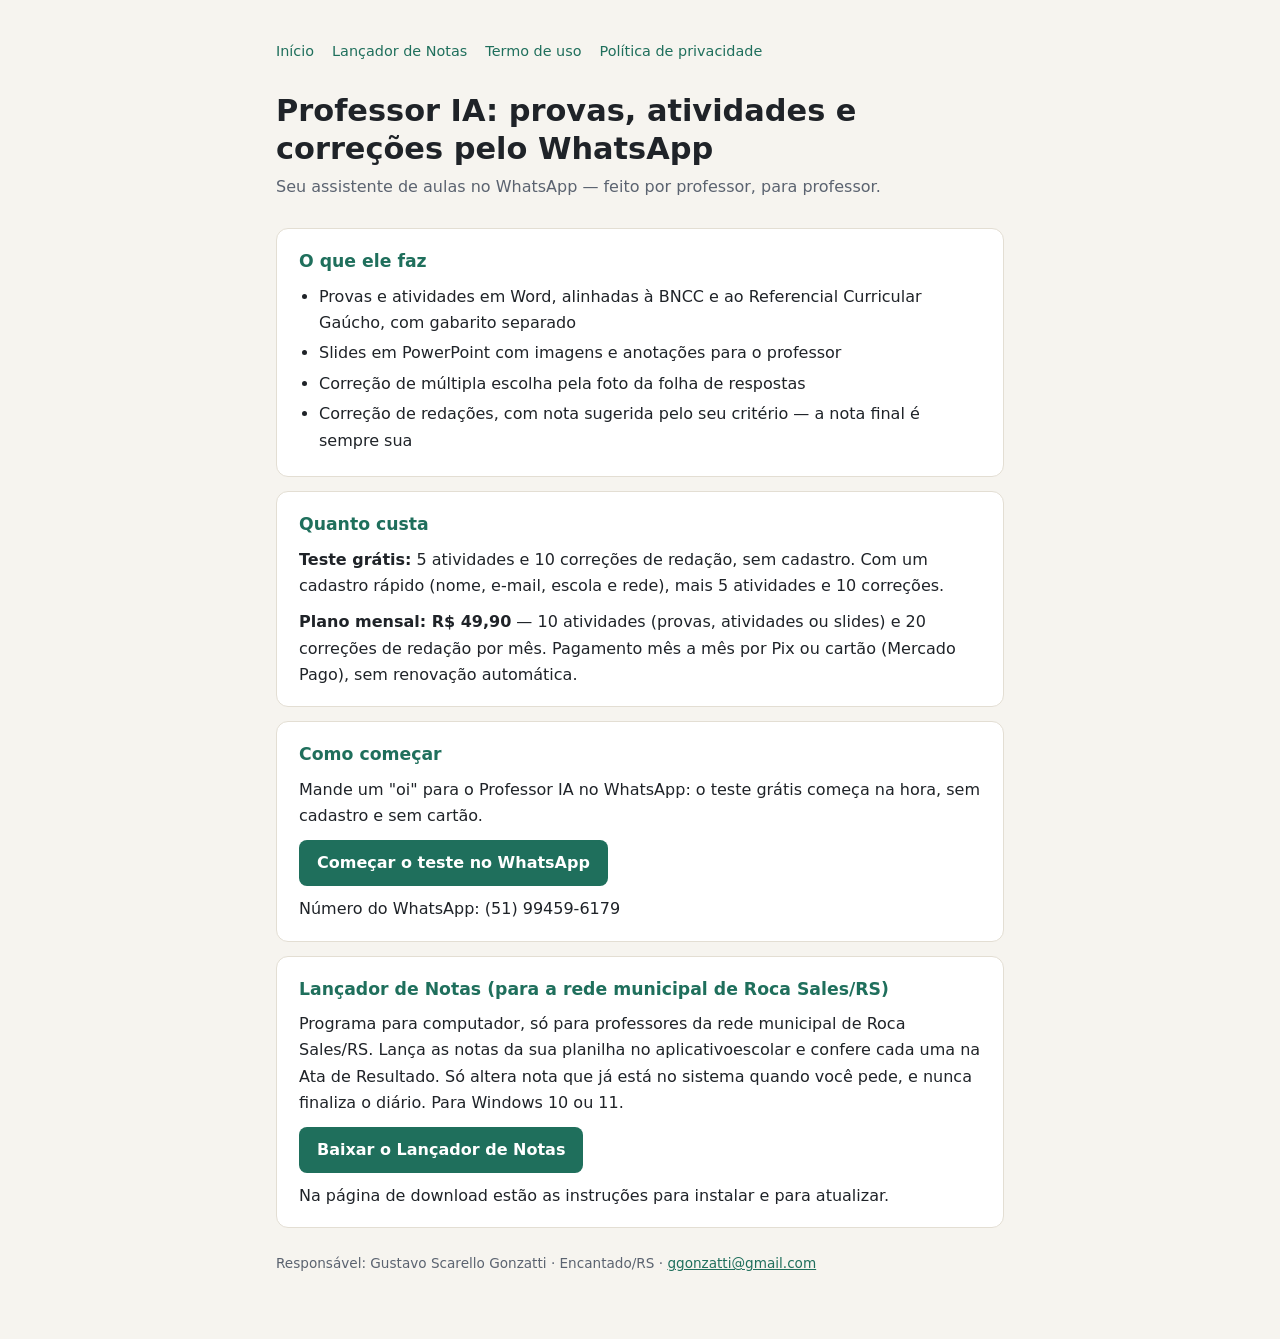
<file: index.html>
<!doctype html>
<html lang="pt-BR">
<head>
<meta charset="utf-8">
<meta name="viewport" content="width=device-width, initial-scale=1">
<title>Professor IA — provas e correção de redação pelo WhatsApp</title>
<meta name="description" content="Assistente de IA no WhatsApp que faz provas e atividades alinhadas à BNCC e corrige redações e gabaritos pela foto. Teste grátis, sem cadastro.">
<link rel="canonical" href="https://seuprofessor.ia.br/">
<link rel="icon" href="/favicon.ico" sizes="48x48">
<link rel="icon" href="/img/icone-192.png" type="image/png" sizes="192x192">
<link rel="apple-touch-icon" href="/img/apple-touch-icon.png">
<meta property="og:type" content="website">
<meta property="og:locale" content="pt_BR">
<meta property="og:site_name" content="Professor IA">
<meta property="og:title" content="Professor IA — seu assistente de aulas no WhatsApp">
<meta property="og:description" content="Provas, atividades, slides e correção de redações pelo WhatsApp, alinhados à BNCC. Teste grátis, sem cadastro.">
<meta property="og:url" content="https://seuprofessor.ia.br/">
<meta property="og:image" content="https://seuprofessor.ia.br/img/compartilhar.png">
<meta property="og:image:width" content="600">
<meta property="og:image:height" content="600">
<meta name="twitter:card" content="summary">
<script type="application/ld+json">
{"@context":"https://schema.org","@type":"SoftwareApplication",
 "name":"Professor IA","applicationCategory":"EducationalApplication","operatingSystem":"WhatsApp",
 "url":"https://seuprofessor.ia.br/","inLanguage":"pt-BR","image":"https://seuprofessor.ia.br/img/compartilhar.png",
 "description":"Assistente no WhatsApp que faz provas, atividades e slides alinhados à BNCC e corrige redações e gabaritos pela foto.",
 "offers":{"@type":"Offer","price":"49.90","priceCurrency":"BRL","description":"Plano mensal"},
 "author":{"@type":"Person","name":"Gustavo Scarello Gonzatti"}}
</script>
<link rel="stylesheet" href="/estilo.css">
</head>
<body>
<main>
  <nav><a href="/">Início</a><a href="/lancador/">Lançador de Notas</a><a href="/termos.html">Termo de uso</a><a href="/privacidade.html">Política de privacidade</a></nav>
  <h1>Professor IA: provas, atividades e correções pelo WhatsApp</h1>
  <p class="sub">Seu assistente de aulas no WhatsApp — feito por professor, para professor.</p>

  <section>
    <h2>O que ele faz</h2>
    <ul>
      <li>Provas e atividades em Word, alinhadas à BNCC e ao Referencial Curricular Gaúcho, com gabarito separado</li>
      <li>Slides em PowerPoint com imagens e anotações para o professor</li>
      <li>Correção de múltipla escolha pela foto da folha de respostas</li>
      <li>Correção de redações, com nota sugerida pelo seu critério — a nota final é sempre sua</li>
    </ul>
  </section>

  <section>
    <h2>Quanto custa</h2>
    <p><strong>Teste grátis:</strong> 5 atividades e 10 correções de redação, sem cadastro. Com um cadastro rápido (nome, e-mail, escola e rede), mais 5 atividades e 10 correções.</p>
    <p><strong>Plano mensal: R$ 49,90</strong> — 10 atividades (provas, atividades ou slides) e 20 correções de redação por mês. Pagamento mês a mês por Pix ou cartão (Mercado Pago), sem renovação automática.</p>
  </section>

  <section>
    <h2>Como começar</h2>
    <p>Mande um "oi" para o Professor IA no WhatsApp: o teste grátis começa na hora, sem cadastro e sem cartão.</p>
    <p><a class="botao" href="https://wa.me/5551994596179?text=Ol%C3%A1!%20Quero%20testar%20o%20Professor%20IA.">Começar o teste no WhatsApp</a></p>
    <p>Número do WhatsApp: (51) 99459-6179</p>
  </section>

  <section>
    <h2>Lançador de Notas (para a rede municipal de Roca Sales/RS)</h2>
    <p>Programa para computador, só para professores da rede municipal de Roca Sales/RS. Lança as notas da sua planilha no aplicativoescolar e confere cada uma na Ata de Resultado. Só altera nota que já está no sistema quando você pede, e nunca finaliza o diário. Para Windows 10 ou 11.</p>
    <p><a class="botao" href="/lancador/">Baixar o Lançador de Notas</a></p>
    <p>Na página de download estão as instruções para instalar e para atualizar.</p>
  </section>

  <footer>Responsável: Gustavo Scarello Gonzatti · Encantado/RS · <a href="mailto:ggonzatti@gmail.com">ggonzatti@gmail.com</a></footer>
</main>
</body>
</html>
</file>
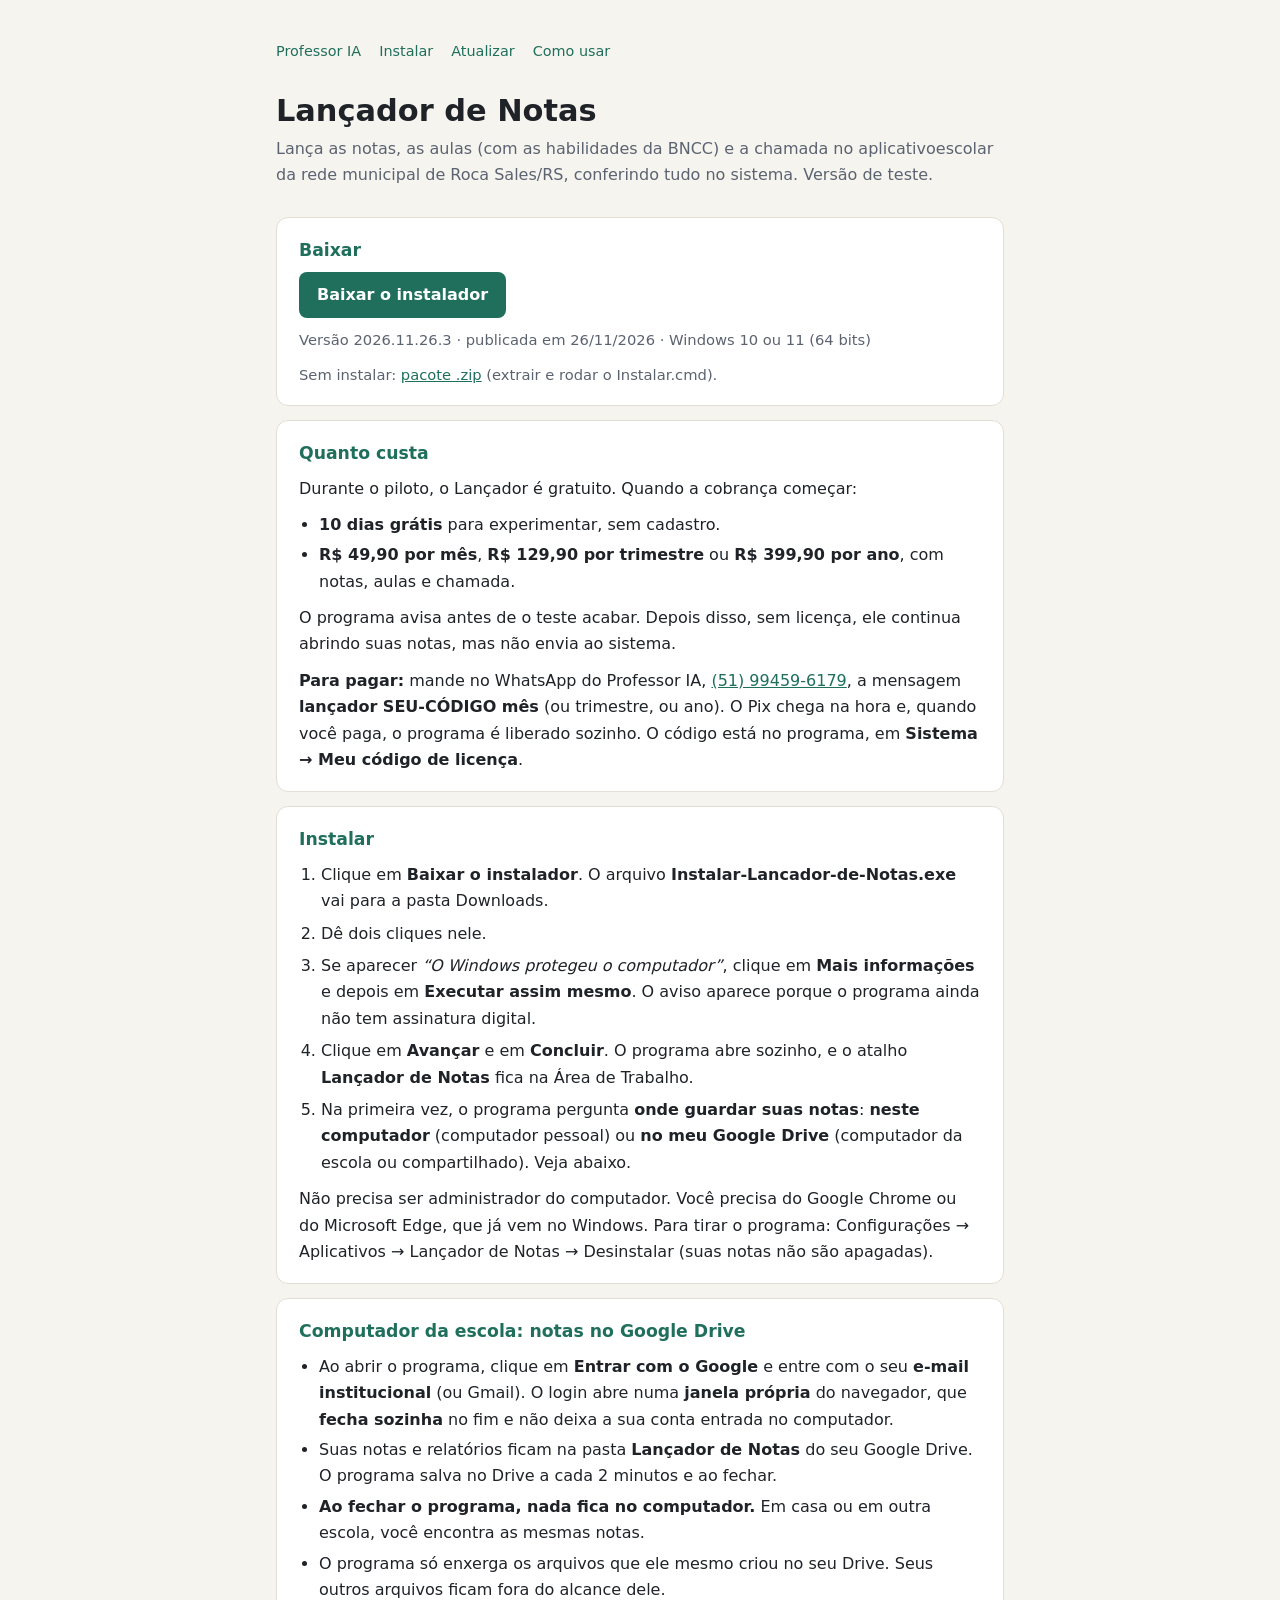
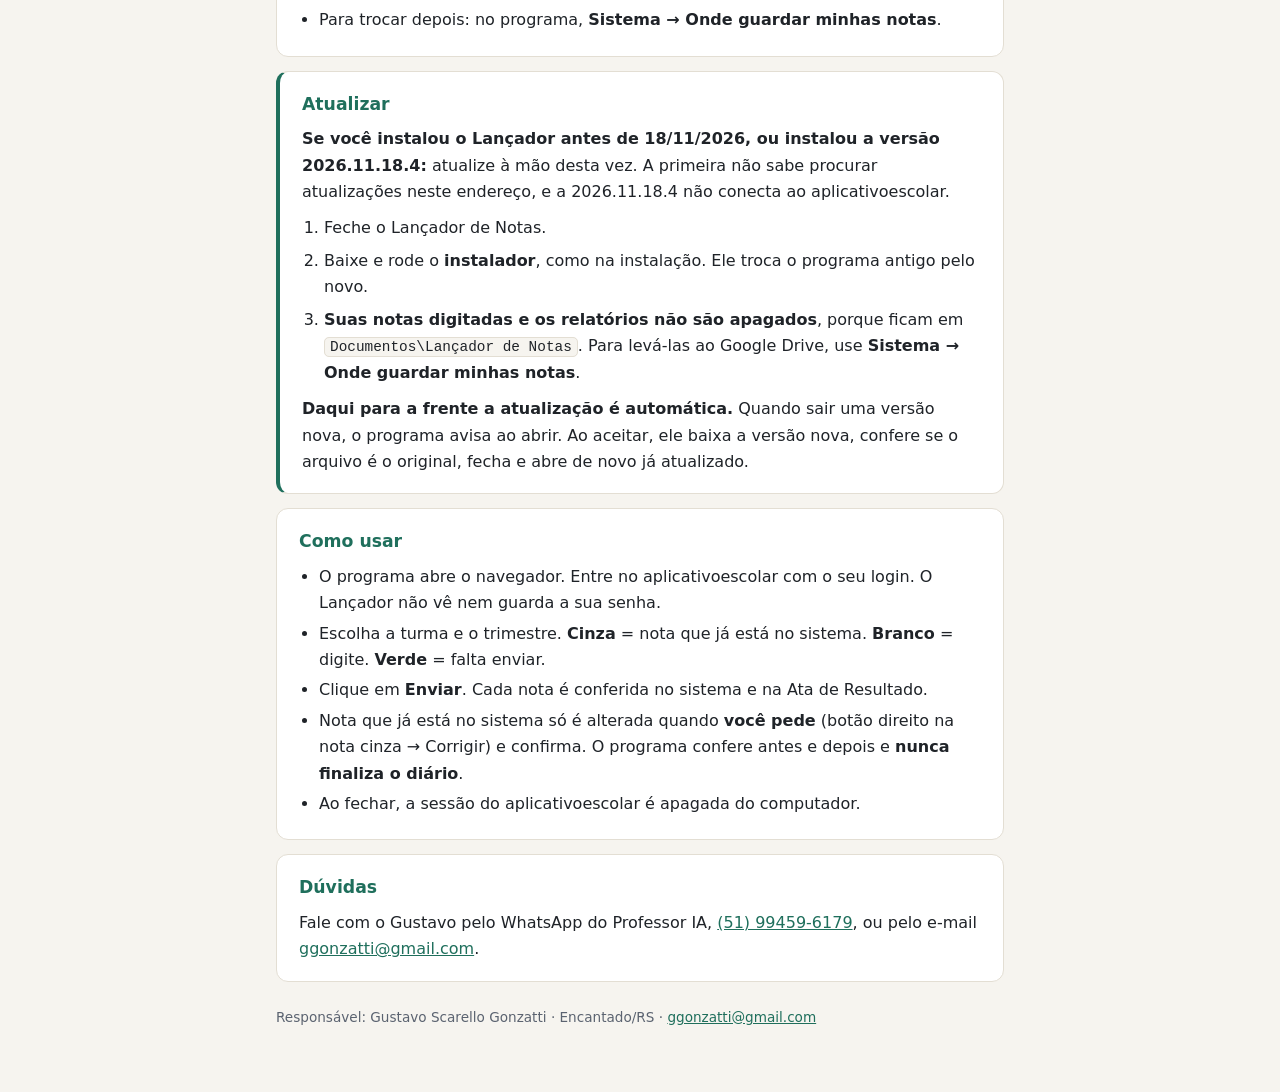
<file: lancador/index.html>
<!doctype html>
<html lang="pt-BR">
<head>
<meta charset="utf-8">
<meta name="viewport" content="width=device-width, initial-scale=1">
<title>Lançador de Notas para o aplicativoescolar de Roca Sales</title>
<meta name="description" content="Programa para Windows que lança notas, aulas com BNCC e chamada no aplicativoescolar da rede municipal de Roca Sales/RS. 10 dias grátis.">
<link rel="canonical" href="https://seuprofessor.ia.br/lancador/">
<link rel="icon" href="/favicon.ico" sizes="48x48">
<link rel="icon" href="/img/icone-192.png" type="image/png" sizes="192x192">
<link rel="apple-touch-icon" href="/img/apple-touch-icon.png">
<meta property="og:type" content="website">
<meta property="og:locale" content="pt_BR">
<meta property="og:site_name" content="Professor IA">
<meta property="og:title" content="Lançador de Notas — para professores da rede municipal de Roca Sales">
<meta property="og:description" content="Lança notas, aulas e chamada no aplicativoescolar e confere tudo no sistema. Para Windows 10 ou 11.">
<meta property="og:url" content="https://seuprofessor.ia.br/lancador/">
<meta property="og:image" content="https://seuprofessor.ia.br/img/compartilhar.png">
<meta property="og:image:width" content="600">
<meta property="og:image:height" content="600">
<meta name="twitter:card" content="summary">
<script type="application/ld+json">
{"@context":"https://schema.org","@type":"SoftwareApplication",
 "name":"Lançador de Notas","applicationCategory":"EducationalApplication","operatingSystem":"Windows 10, Windows 11",
 "url":"https://seuprofessor.ia.br/lancador/","inLanguage":"pt-BR",
 "description":"Programa que lança notas, aulas com as habilidades da BNCC e chamada no aplicativoescolar da rede municipal de Roca Sales/RS.",
 "offers":[{"@type":"Offer","price":"49.90","priceCurrency":"BRL","description":"Mensal"},
           {"@type":"Offer","price":"129.90","priceCurrency":"BRL","description":"Trimestral"},
           {"@type":"Offer","price":"399.90","priceCurrency":"BRL","description":"Anual"}],
 "author":{"@type":"Person","name":"Gustavo Scarello Gonzatti"}}
</script>
<link rel="stylesheet" href="/estilo.css">
<style>
  ol { margin:0 0 10px; padding-left:22px; }
  ol li { margin-bottom:6px; }
  .versao { color:var(--muted); font-size:.92rem; margin-top:10px; }
  .aviso { border-left:4px solid var(--accent); }
  code { background:var(--bg); border:1px solid var(--line); border-radius:5px; padding:1px 5px; font-size:.9em; }
</style>
</head>
<body>
<main>
  <nav><a href="/">Professor IA</a><a href="#instalar">Instalar</a><a href="#atualizar">Atualizar</a><a href="#usar">Como usar</a></nav>
  <h1>Lançador de Notas</h1>
  <p class="sub">Lança as notas, as aulas (com as habilidades da BNCC) e a chamada no aplicativoescolar da rede municipal de Roca Sales/RS, conferindo tudo no sistema. Versão de teste.</p>

  <section>
    <h2>Baixar</h2>
    <p><a class="botao" href="https://github.com/ggonzatti-spec/professor-ia-site/releases/latest/download/Instalar-Lancador-de-Notas.exe">Baixar o instalador</a></p>
    <p class="versao" id="versao">Versão 2026.11.24.1 · Windows 10 ou 11 (64 bits)</p>
    <p class="versao">Sem instalar: <a id="baixar" href="https://github.com/ggonzatti-spec/professor-ia-site/releases/latest">pacote .zip</a> (extrair e rodar o Instalar.cmd).</p>
  </section>

  <section id="precos">
    <h2>Quanto custa</h2>
    <p>Durante o piloto, o Lançador é gratuito. Quando a cobrança começar:</p>
    <ul>
      <li><strong>10 dias grátis</strong> para experimentar, sem cadastro.</li>
      <li><strong>R$ 49,90 por mês</strong>, <strong>R$ 129,90 por trimestre</strong> ou <strong>R$ 399,90 por ano</strong>, com notas, aulas e chamada.</li>
    </ul>
    <p>O programa avisa antes de o teste acabar. Depois disso, sem licença, ele continua abrindo suas notas, mas não envia ao sistema.</p>
    <p><strong>Para pagar:</strong> mande no WhatsApp do Professor IA, <a href="https://wa.me/5551994596179">(51) 99459-6179</a>, a mensagem <strong>lançador SEU-CÓDIGO mês</strong> (ou trimestre, ou ano). O Pix chega na hora e, quando você paga, o programa é liberado sozinho. O código está no programa, em <strong>Sistema → Meu código de licença</strong>.</p>
  </section>

  <section id="instalar">
    <h2>Instalar</h2>
    <ol>
      <li>Clique em <strong>Baixar o instalador</strong>. O arquivo <strong>Instalar-Lancador-de-Notas.exe</strong> vai para a pasta Downloads.</li>
      <li>Dê dois cliques nele.</li>
      <li>Se aparecer <em>“O Windows protegeu o computador”</em>, clique em <strong>Mais informações</strong> e depois em <strong>Executar assim mesmo</strong>. O aviso aparece porque o programa ainda não tem assinatura digital.</li>
      <li>Clique em <strong>Avançar</strong> e em <strong>Concluir</strong>. O programa abre sozinho, e o atalho <strong>Lançador de Notas</strong> fica na Área de Trabalho.</li>
      <li>Na primeira vez, o programa pergunta <strong>onde guardar suas notas</strong>: <strong>neste computador</strong> (computador pessoal) ou <strong>no meu Google Drive</strong> (computador da escola ou compartilhado). Veja abaixo.</li>
    </ol>
    <p>Não precisa ser administrador do computador. Você precisa do Google Chrome ou do Microsoft Edge, que já vem no Windows. Para tirar o programa: Configurações → Aplicativos → Lançador de Notas → Desinstalar (suas notas não são apagadas).</p>
  </section>

  <section id="drive">
    <h2>Computador da escola: notas no Google Drive</h2>
    <ul>
      <li>Ao abrir o programa, clique em <strong>Entrar com o Google</strong> e entre com o seu <strong>e-mail institucional</strong> (ou Gmail). O login abre numa <strong>janela própria</strong> do navegador, que <strong>fecha sozinha</strong> no fim e não deixa a sua conta entrada no computador.</li>
      <li>Suas notas e relatórios ficam na pasta <strong>Lançador de Notas</strong> do seu Google Drive. O programa salva no Drive a cada 2 minutos e ao fechar.</li>
      <li><strong>Ao fechar o programa, nada fica no computador.</strong> Em casa ou em outra escola, você encontra as mesmas notas.</li>
      <li>O programa só enxerga os arquivos que ele mesmo criou no seu Drive. Seus outros arquivos ficam fora do alcance dele.</li>
      <li>Para trocar depois: no programa, <strong>Sistema → Onde guardar minhas notas</strong>.</li>
    </ul>
  </section>

  <section id="atualizar" class="aviso">
    <h2>Atualizar</h2>
    <p><strong>Se você instalou o Lançador antes de 18/11/2026, ou instalou a versão 2026.11.18.4:</strong> atualize à mão desta vez. A primeira não sabe procurar atualizações neste endereço, e a 2026.11.18.4 não conecta ao aplicativoescolar.</p>
    <ol>
      <li>Feche o Lançador de Notas.</li>
      <li>Baixe e rode o <strong>instalador</strong>, como na instalação. Ele troca o programa antigo pelo novo.</li>
      <li><strong>Suas notas digitadas e os relatórios não são apagados</strong>, porque ficam em <code>Documentos\Lançador de Notas</code>. Para levá-las ao Google Drive, use <strong>Sistema → Onde guardar minhas notas</strong>.</li>
    </ol>
    <p><strong>Daqui para a frente a atualização é automática.</strong> Quando sair uma versão nova, o programa avisa ao abrir. Ao aceitar, ele baixa a versão nova, confere se o arquivo é o original, fecha e abre de novo já atualizado.</p>
  </section>

  <section id="usar">
    <h2>Como usar</h2>
    <ul>
      <li>O programa abre o navegador. Entre no aplicativoescolar com o seu login. O Lançador não vê nem guarda a sua senha.</li>
      <li>Escolha a turma e o trimestre. <strong>Cinza</strong> = nota que já está no sistema. <strong>Branco</strong> = digite. <strong>Verde</strong> = falta enviar.</li>
      <li>Clique em <strong>Enviar</strong>. Cada nota é conferida no sistema e na Ata de Resultado.</li>
      <li>Nota que já está no sistema só é alterada quando <strong>você pede</strong> (botão direito na nota cinza → Corrigir) e confirma. O programa confere antes e depois e <strong>nunca finaliza o diário</strong>.</li>
      <li>Ao fechar, a sessão do aplicativoescolar é apagada do computador.</li>
    </ul>
  </section>

  <section>
    <h2>Dúvidas</h2>
    <p>Fale com o Gustavo pelo WhatsApp do Professor IA, <a href="https://wa.me/5551994596179">(51) 99459-6179</a>, ou pelo e-mail <a href="mailto:ggonzatti@gmail.com">ggonzatti@gmail.com</a>.</p>
  </section>

  <footer>Responsável: Gustavo Scarello Gonzatti · Encantado/RS · <a href="mailto:ggonzatti@gmail.com">ggonzatti@gmail.com</a></footer>
</main>
<script>
  // A versão e o link do .zip seguem o lancador.json (o mesmo arquivo que o programa lê); o instalador tem nome fixo.
  fetch("lancador.json", { cache: "no-store" })
    .then(function (r) { return r.json(); })
    .then(function (j) {
      var v = JSON.parse(j.dados).versao;
      document.getElementById("baixar").href = v.url;
      var d = v.numero.split(".");
      document.getElementById("versao").textContent =
        "Versão " + v.numero + " · publicada em " + d[2] + "/" + d[1] + "/" + d[0] + " · Windows 10 ou 11 (64 bits)";
    })
    .catch(function () {});
</script>
</body>
</html>
</file>
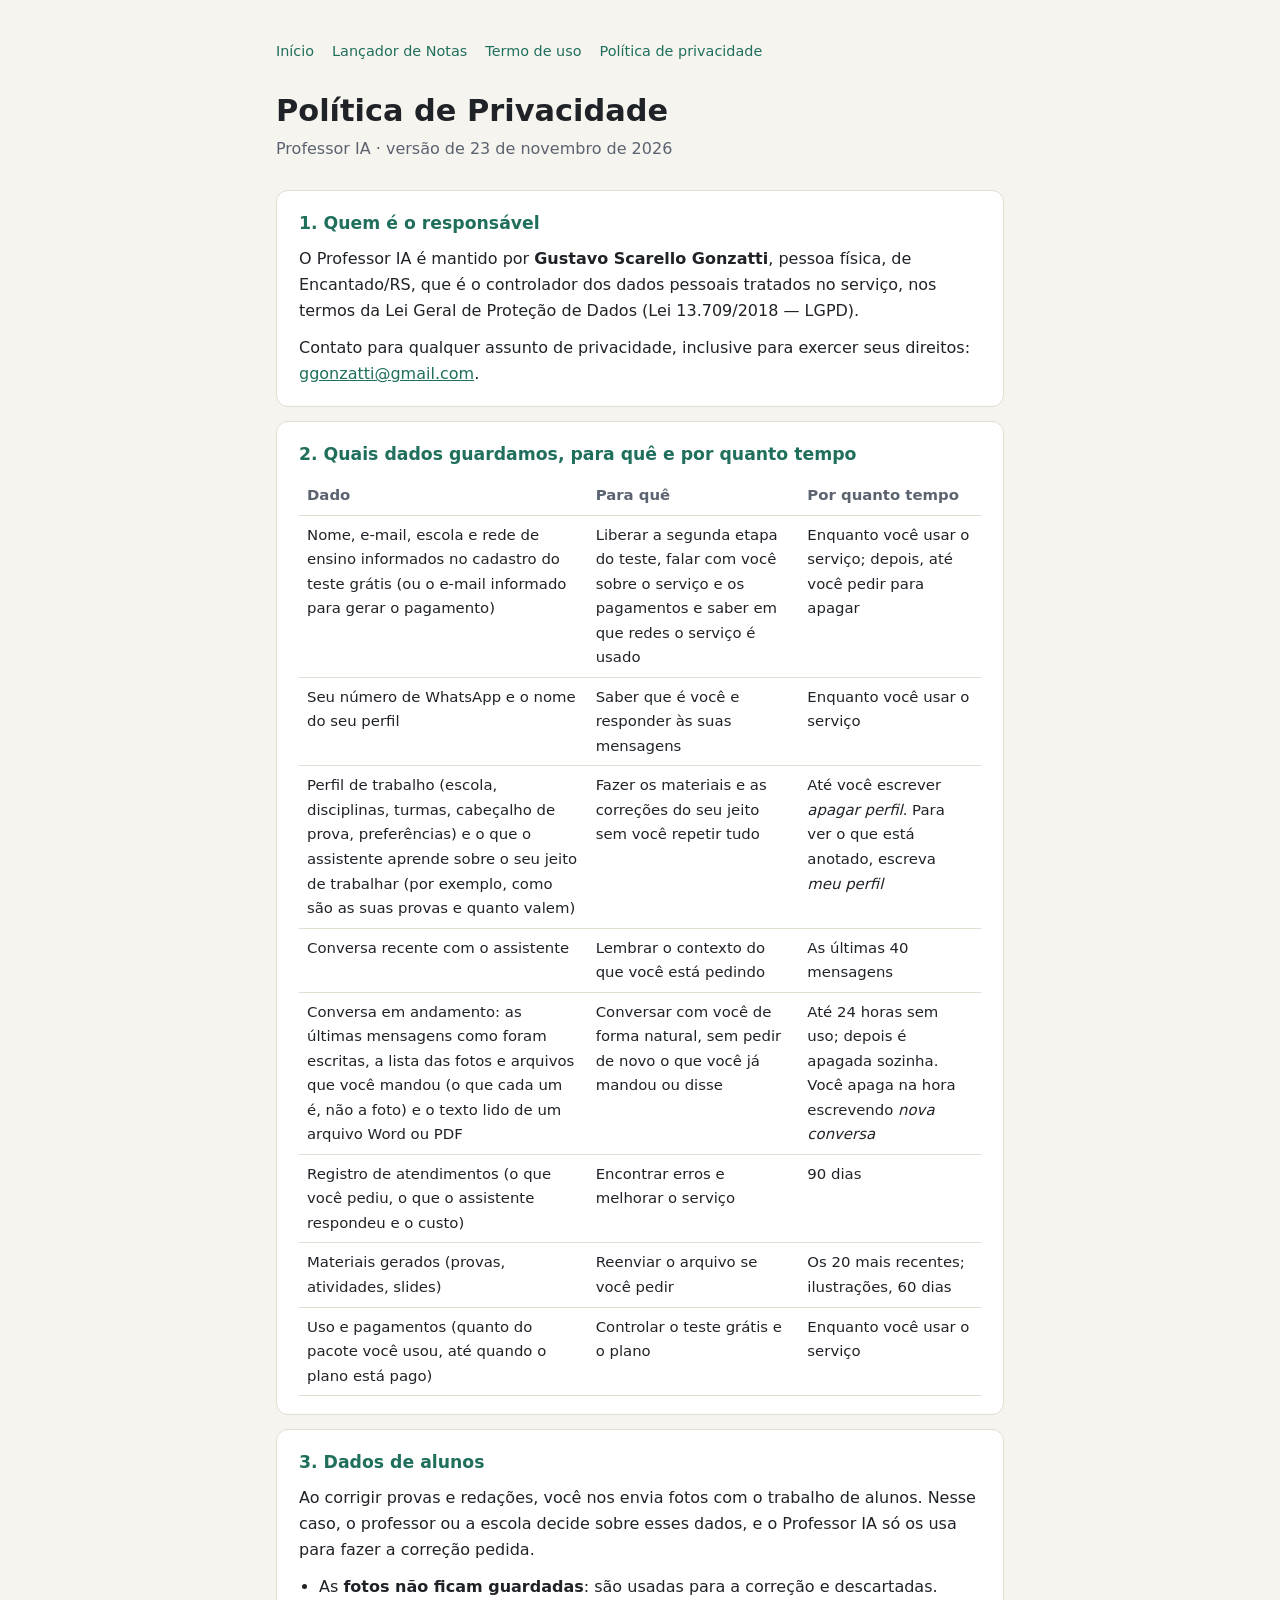
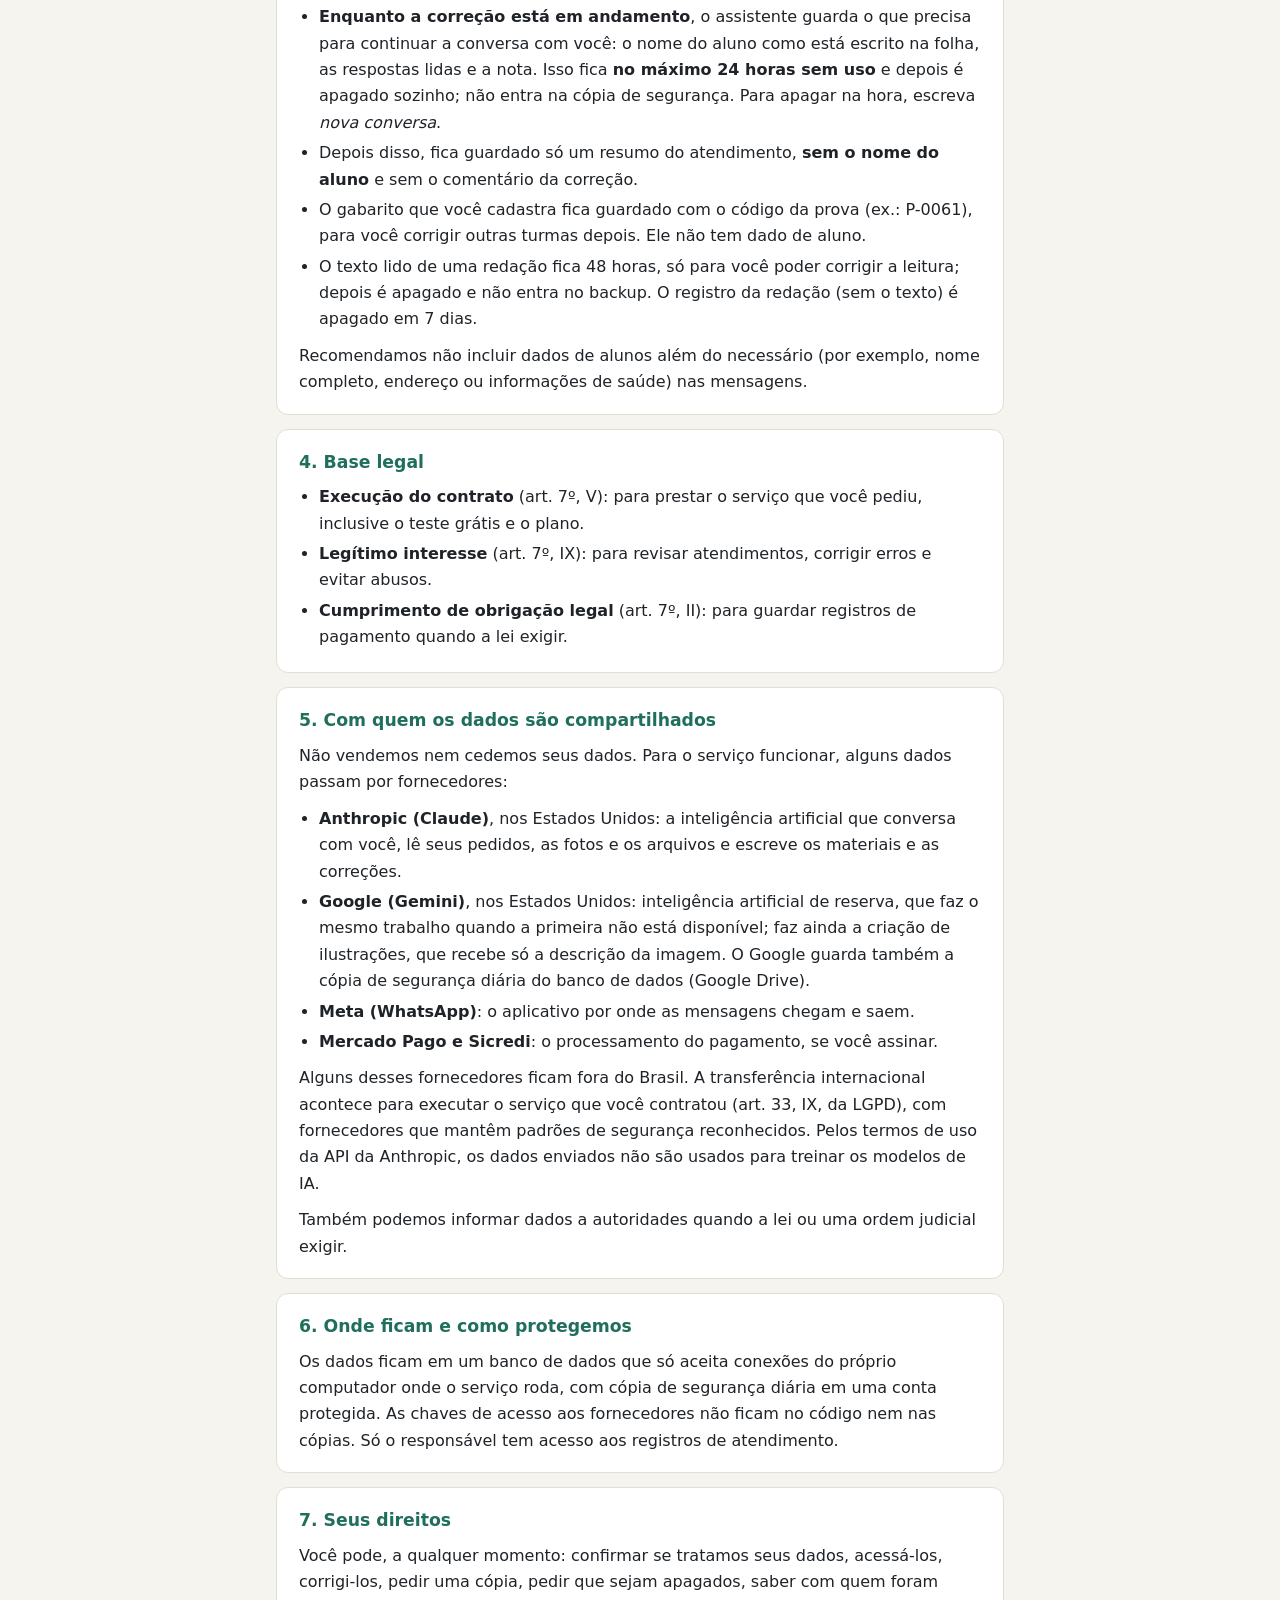
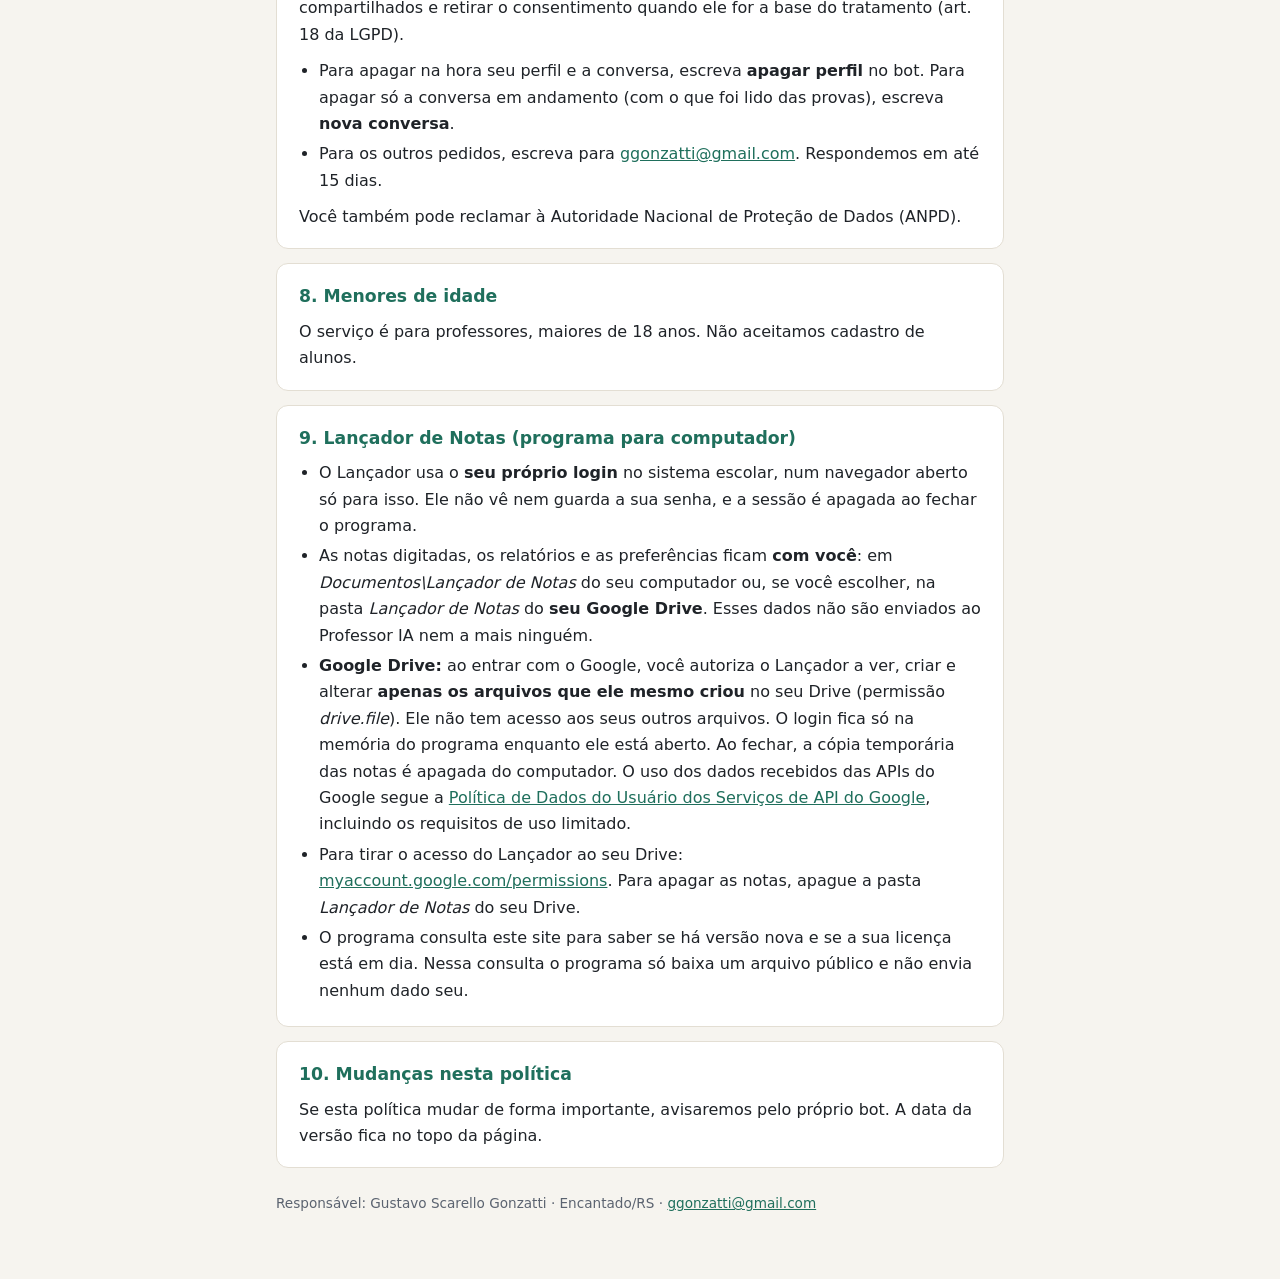
<file: privacidade.html>
<!doctype html>
<html lang="pt-BR">
<head>
<meta charset="utf-8">
<meta name="viewport" content="width=device-width, initial-scale=1">
<title>Política de Privacidade — Professor IA</title>
<meta name="description" content="Política de privacidade do Professor IA: quais dados são guardados, por quanto tempo e como apagar.">
<link rel="canonical" href="https://seuprofessor.ia.br/privacidade.html">
<link rel="icon" href="/favicon.ico" sizes="48x48">
<link rel="icon" href="/img/icone-192.png" type="image/png" sizes="192x192">
<link rel="apple-touch-icon" href="/img/apple-touch-icon.png">
<link rel="stylesheet" href="/estilo.css">
</head>
<body>
<main>
  <nav><a href="/">Início</a><a href="/lancador/">Lançador de Notas</a><a href="/termos.html">Termo de uso</a><a href="/privacidade.html">Política de privacidade</a></nav>
  <h1>Política de Privacidade</h1>
  <p class="sub">Professor IA · versão de 23 de novembro de 2026</p>

  <section>
    <h2>1. Quem é o responsável</h2>
    <p>O Professor IA é mantido por <strong>Gustavo Scarello Gonzatti</strong>, pessoa física, de Encantado/RS, que é o controlador dos dados pessoais tratados no serviço, nos termos da Lei Geral de Proteção de Dados (Lei 13.709/2018 — LGPD).</p>
    <p>Contato para qualquer assunto de privacidade, inclusive para exercer seus direitos: <a href="mailto:ggonzatti@gmail.com">ggonzatti@gmail.com</a>.</p>
  </section>

  <section>
    <h2>2. Quais dados guardamos, para quê e por quanto tempo</h2>
    <div class="tabela">
    <table>
      <tr><th>Dado</th><th>Para quê</th><th>Por quanto tempo</th></tr>
      <tr><td>Nome, e-mail, escola e rede de ensino informados no cadastro do teste grátis (ou o e-mail informado para gerar o pagamento)</td><td>Liberar a segunda etapa do teste, falar com você sobre o serviço e os pagamentos e saber em que redes o serviço é usado</td><td>Enquanto você usar o serviço; depois, até você pedir para apagar</td></tr>
      <tr><td>Seu número de WhatsApp e o nome do seu perfil</td><td>Saber que é você e responder às suas mensagens</td><td>Enquanto você usar o serviço</td></tr>
      <tr><td>Perfil de trabalho (escola, disciplinas, turmas, cabeçalho de prova, preferências) e o que o assistente aprende sobre o seu jeito de trabalhar (por exemplo, como são as suas provas e quanto valem)</td><td>Fazer os materiais e as correções do seu jeito sem você repetir tudo</td><td>Até você escrever <em>apagar perfil</em>. Para ver o que está anotado, escreva <em>meu perfil</em></td></tr>
      <tr><td>Conversa recente com o assistente</td><td>Lembrar o contexto do que você está pedindo</td><td>As últimas 40 mensagens</td></tr>
      <tr><td>Conversa em andamento: as últimas mensagens como foram escritas, a lista das fotos e arquivos que você mandou (o que cada um é, não a foto) e o texto lido de um arquivo Word ou PDF</td><td>Conversar com você de forma natural, sem pedir de novo o que você já mandou ou disse</td><td>Até 24 horas sem uso; depois é apagada sozinha. Você apaga na hora escrevendo <em>nova conversa</em></td></tr>
      <tr><td>Registro de atendimentos (o que você pediu, o que o assistente respondeu e o custo)</td><td>Encontrar erros e melhorar o serviço</td><td>90 dias</td></tr>
      <tr><td>Materiais gerados (provas, atividades, slides)</td><td>Reenviar o arquivo se você pedir</td><td>Os 20 mais recentes; ilustrações, 60 dias</td></tr>
      <tr><td>Uso e pagamentos (quanto do pacote você usou, até quando o plano está pago)</td><td>Controlar o teste grátis e o plano</td><td>Enquanto você usar o serviço</td></tr>
    </table>
    </div>
  </section>

  <section>
    <h2>3. Dados de alunos</h2>
    <p>Ao corrigir provas e redações, você nos envia fotos com o trabalho de alunos. Nesse caso, o professor ou a escola decide sobre esses dados, e o Professor IA só os usa para fazer a correção pedida.</p>
    <ul>
      <li>As <strong>fotos não ficam guardadas</strong>: são usadas para a correção e descartadas.</li>
      <li><strong>Enquanto a correção está em andamento</strong>, o assistente guarda o que precisa para continuar a conversa com você: o nome do aluno como está escrito na folha, as respostas lidas e a nota. Isso fica <strong>no máximo 24 horas sem uso</strong> e depois é apagado sozinho; não entra na cópia de segurança. Para apagar na hora, escreva <em>nova conversa</em>.</li>
      <li>Depois disso, fica guardado só um resumo do atendimento, <strong>sem o nome do aluno</strong> e sem o comentário da correção.</li>
      <li>O gabarito que você cadastra fica guardado com o código da prova (ex.: P-0061), para você corrigir outras turmas depois. Ele não tem dado de aluno.</li>
      <li>O texto lido de uma redação fica 48 horas, só para você poder corrigir a leitura; depois é apagado e não entra no backup. O registro da redação (sem o texto) é apagado em 7 dias.</li>
    </ul>
    <p>Recomendamos não incluir dados de alunos além do necessário (por exemplo, nome completo, endereço ou informações de saúde) nas mensagens.</p>
  </section>

  <section>
    <h2>4. Base legal</h2>
    <ul>
      <li><strong>Execução do contrato</strong> (art. 7º, V): para prestar o serviço que você pediu, inclusive o teste grátis e o plano.</li>
      <li><strong>Legítimo interesse</strong> (art. 7º, IX): para revisar atendimentos, corrigir erros e evitar abusos.</li>
      <li><strong>Cumprimento de obrigação legal</strong> (art. 7º, II): para guardar registros de pagamento quando a lei exigir.</li>
    </ul>
  </section>

  <section>
    <h2>5. Com quem os dados são compartilhados</h2>
    <p>Não vendemos nem cedemos seus dados. Para o serviço funcionar, alguns dados passam por fornecedores:</p>
    <ul>
      <li><strong>Anthropic (Claude)</strong>, nos Estados Unidos: a inteligência artificial que conversa com você, lê seus pedidos, as fotos e os arquivos e escreve os materiais e as correções.</li>
      <li><strong>Google (Gemini)</strong>, nos Estados Unidos: inteligência artificial de reserva, que faz o mesmo trabalho quando a primeira não está disponível; faz ainda a criação de ilustrações, que recebe só a descrição da imagem. O Google guarda também a cópia de segurança diária do banco de dados (Google Drive).</li>
      <li><strong>Meta (WhatsApp)</strong>: o aplicativo por onde as mensagens chegam e saem.</li>
      <li><strong>Mercado Pago e Sicredi</strong>: o processamento do pagamento, se você assinar.</li>
    </ul>
    <p>Alguns desses fornecedores ficam fora do Brasil. A transferência internacional acontece para executar o serviço que você contratou (art. 33, IX, da LGPD), com fornecedores que mantêm padrões de segurança reconhecidos. Pelos termos de uso da API da Anthropic, os dados enviados não são usados para treinar os modelos de IA.</p>
    <p>Também podemos informar dados a autoridades quando a lei ou uma ordem judicial exigir.</p>
  </section>

  <section>
    <h2>6. Onde ficam e como protegemos</h2>
    <p>Os dados ficam em um banco de dados que só aceita conexões do próprio computador onde o serviço roda, com cópia de segurança diária em uma conta protegida. As chaves de acesso aos fornecedores não ficam no código nem nas cópias. Só o responsável tem acesso aos registros de atendimento.</p>
  </section>

  <section>
    <h2>7. Seus direitos</h2>
    <p>Você pode, a qualquer momento: confirmar se tratamos seus dados, acessá-los, corrigi-los, pedir uma cópia, pedir que sejam apagados, saber com quem foram compartilhados e retirar o consentimento quando ele for a base do tratamento (art. 18 da LGPD).</p>
    <ul>
      <li>Para apagar na hora seu perfil e a conversa, escreva <strong>apagar perfil</strong> no bot. Para apagar só a conversa em andamento (com o que foi lido das provas), escreva <strong>nova conversa</strong>.</li>
      <li>Para os outros pedidos, escreva para <a href="mailto:ggonzatti@gmail.com">ggonzatti@gmail.com</a>. Respondemos em até 15 dias.</li>
    </ul>
    <p>Você também pode reclamar à Autoridade Nacional de Proteção de Dados (ANPD).</p>
  </section>

  <section>
    <h2>8. Menores de idade</h2>
    <p>O serviço é para professores, maiores de 18 anos. Não aceitamos cadastro de alunos.</p>
  </section>

  <section id="lancador">
    <h2>9. Lançador de Notas (programa para computador)</h2>
    <ul>
      <li>O Lançador usa o <strong>seu próprio login</strong> no sistema escolar, num navegador aberto só para isso. Ele não vê nem guarda a sua senha, e a sessão é apagada ao fechar o programa.</li>
      <li>As notas digitadas, os relatórios e as preferências ficam <strong>com você</strong>: em <em>Documentos\Lançador de Notas</em> do seu computador ou, se você escolher, na pasta <em>Lançador de Notas</em> do <strong>seu Google Drive</strong>. Esses dados não são enviados ao Professor IA nem a mais ninguém.</li>
      <li><strong>Google Drive:</strong> ao entrar com o Google, você autoriza o Lançador a ver, criar e alterar <strong>apenas os arquivos que ele mesmo criou</strong> no seu Drive (permissão <em>drive.file</em>). Ele não tem acesso aos seus outros arquivos. O login fica só na memória do programa enquanto ele está aberto. Ao fechar, a cópia temporária das notas é apagada do computador. O uso dos dados recebidos das APIs do Google segue a <a href="https://developers.google.com/terms/api-services-user-data-policy">Política de Dados do Usuário dos Serviços de API do Google</a>, incluindo os requisitos de uso limitado.</li>
      <li>Para tirar o acesso do Lançador ao seu Drive: <a href="https://myaccount.google.com/permissions">myaccount.google.com/permissions</a>. Para apagar as notas, apague a pasta <em>Lançador de Notas</em> do seu Drive.</li>
      <li>O programa consulta este site para saber se há versão nova e se a sua licença está em dia. Nessa consulta o programa só baixa um arquivo público e não envia nenhum dado seu.</li>
    </ul>
  </section>

  <section>
    <h2>10. Mudanças nesta política</h2>
    <p>Se esta política mudar de forma importante, avisaremos pelo próprio bot. A data da versão fica no topo da página.</p>
  </section>

  <footer>Responsável: Gustavo Scarello Gonzatti · Encantado/RS · <a href="mailto:ggonzatti@gmail.com">ggonzatti@gmail.com</a></footer>
</main>
</body>
</html>
</file>
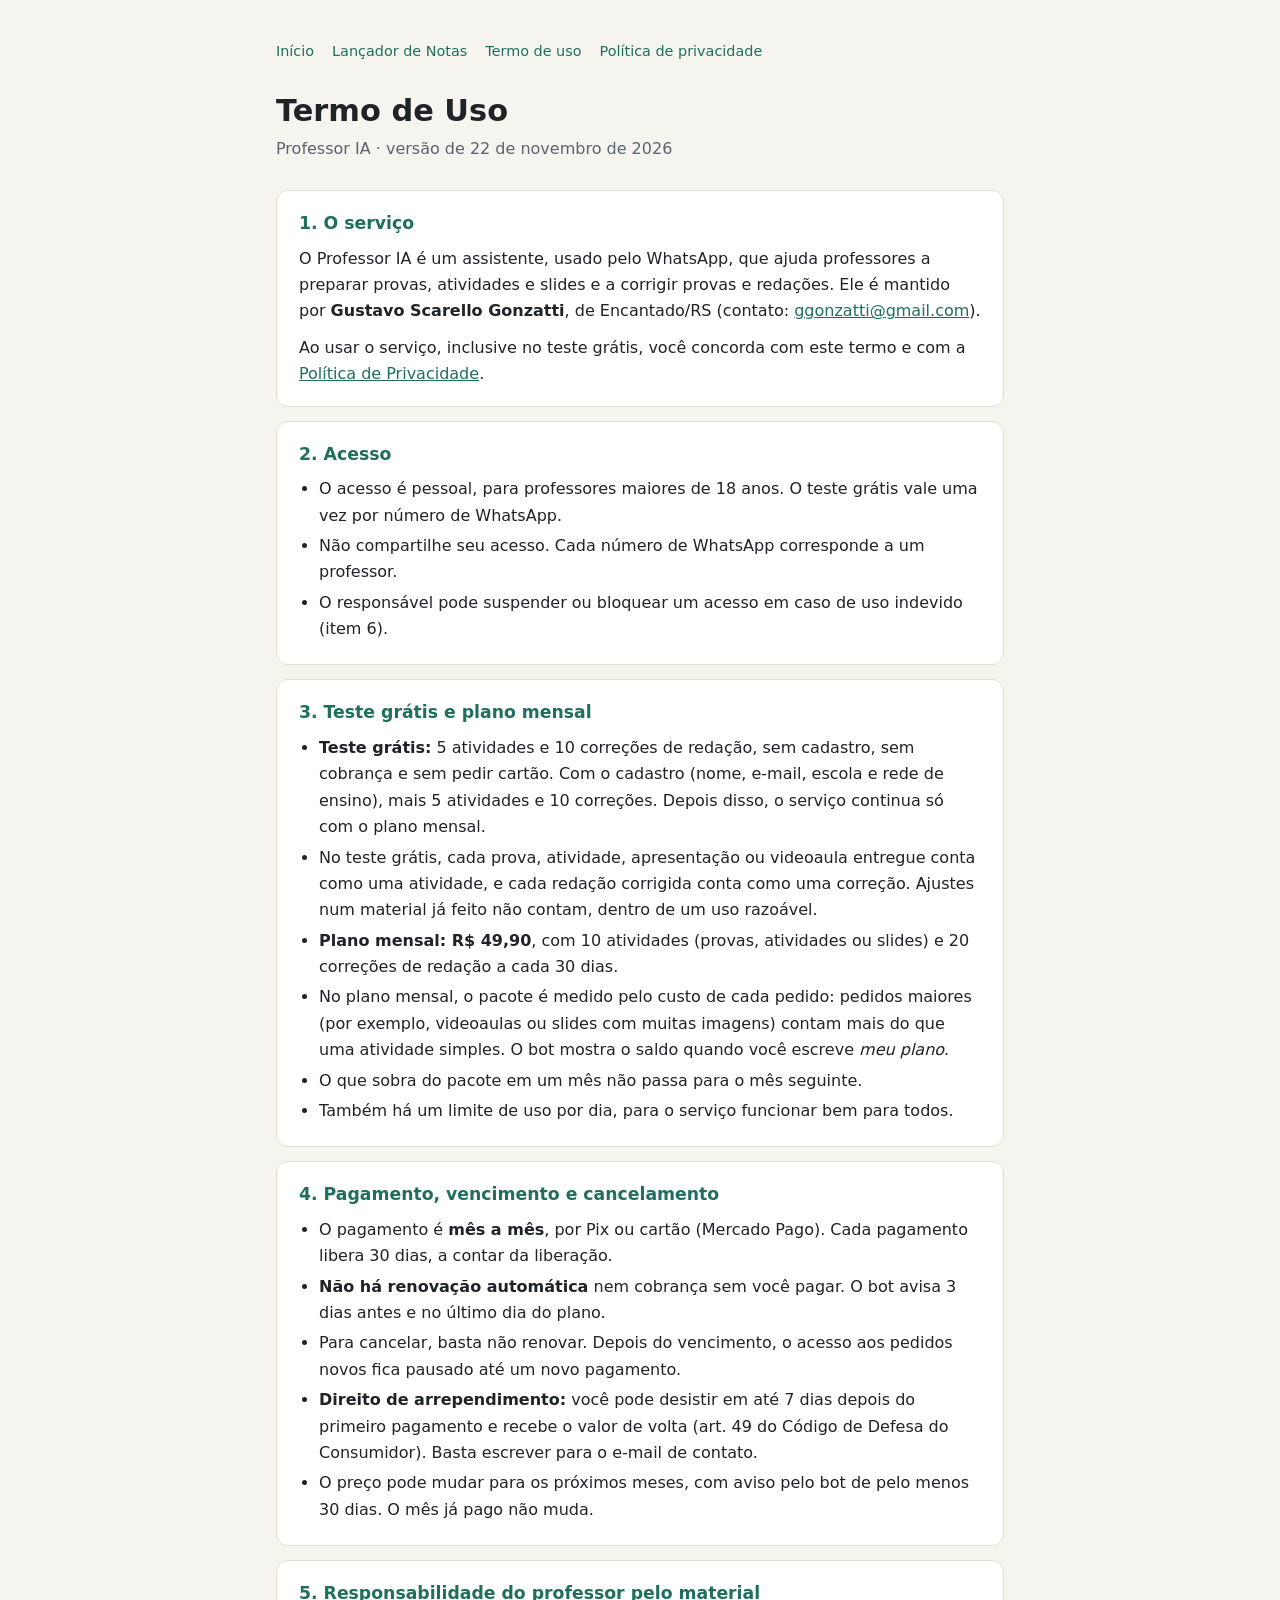
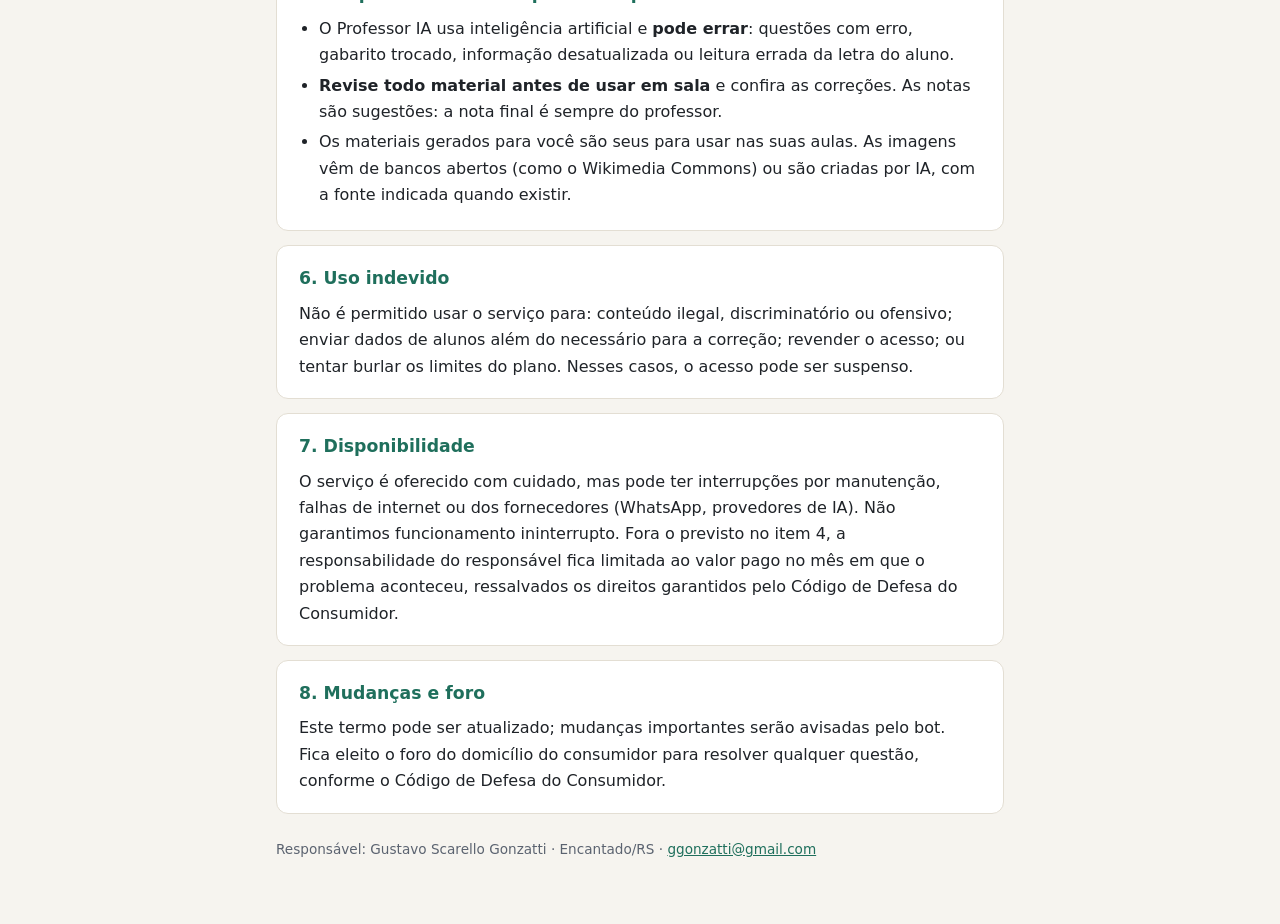
<file: termos.html>
<!doctype html>
<html lang="pt-BR">
<head>
<meta charset="utf-8">
<meta name="viewport" content="width=device-width, initial-scale=1">
<title>Termo de Uso — Professor IA</title>
<meta name="description" content="Termo de uso do Professor IA: teste grátis, plano mensal, pagamento, cancelamento e responsabilidades.">
<link rel="canonical" href="https://seuprofessor.ia.br/termos.html">
<link rel="icon" href="/favicon.ico" sizes="48x48">
<link rel="icon" href="/img/icone-192.png" type="image/png" sizes="192x192">
<link rel="apple-touch-icon" href="/img/apple-touch-icon.png">
<link rel="stylesheet" href="/estilo.css">
</head>
<body>
<main>
  <nav><a href="/">Início</a><a href="/lancador/">Lançador de Notas</a><a href="/termos.html">Termo de uso</a><a href="/privacidade.html">Política de privacidade</a></nav>
  <h1>Termo de Uso</h1>
  <p class="sub">Professor IA · versão de 22 de novembro de 2026</p>

  <section>
    <h2>1. O serviço</h2>
    <p>O Professor IA é um assistente, usado pelo WhatsApp, que ajuda professores a preparar provas, atividades e slides e a corrigir provas e redações. Ele é mantido por <strong>Gustavo Scarello Gonzatti</strong>, de Encantado/RS (contato: <a href="mailto:ggonzatti@gmail.com">ggonzatti@gmail.com</a>).</p>
    <p>Ao usar o serviço, inclusive no teste grátis, você concorda com este termo e com a <a href="privacidade.html">Política de Privacidade</a>.</p>
  </section>

  <section>
    <h2>2. Acesso</h2>
    <ul>
      <li>O acesso é pessoal, para professores maiores de 18 anos. O teste grátis vale uma vez por número de WhatsApp.</li>
      <li>Não compartilhe seu acesso. Cada número de WhatsApp corresponde a um professor.</li>
      <li>O responsável pode suspender ou bloquear um acesso em caso de uso indevido (item 6).</li>
    </ul>
  </section>

  <section>
    <h2>3. Teste grátis e plano mensal</h2>
    <ul>
      <li><strong>Teste grátis:</strong> 5 atividades e 10 correções de redação, sem cadastro, sem cobrança e sem pedir cartão. Com o cadastro (nome, e-mail, escola e rede de ensino), mais 5 atividades e 10 correções. Depois disso, o serviço continua só com o plano mensal.</li>
      <li>No teste grátis, cada prova, atividade, apresentação ou videoaula entregue conta como uma atividade, e cada redação corrigida conta como uma correção. Ajustes num material já feito não contam, dentro de um uso razoável.</li>
      <li><strong>Plano mensal: R$ 49,90</strong>, com 10 atividades (provas, atividades ou slides) e 20 correções de redação a cada 30 dias.</li>
      <li>No plano mensal, o pacote é medido pelo custo de cada pedido: pedidos maiores (por exemplo, videoaulas ou slides com muitas imagens) contam mais do que uma atividade simples. O bot mostra o saldo quando você escreve <em>meu plano</em>.</li>
      <li>O que sobra do pacote em um mês não passa para o mês seguinte.</li>
      <li>Também há um limite de uso por dia, para o serviço funcionar bem para todos.</li>
    </ul>
  </section>

  <section>
    <h2>4. Pagamento, vencimento e cancelamento</h2>
    <ul>
      <li>O pagamento é <strong>mês a mês</strong>, por Pix ou cartão (Mercado Pago). Cada pagamento libera 30 dias, a contar da liberação.</li>
      <li><strong>Não há renovação automática</strong> nem cobrança sem você pagar. O bot avisa 3 dias antes e no último dia do plano.</li>
      <li>Para cancelar, basta não renovar. Depois do vencimento, o acesso aos pedidos novos fica pausado até um novo pagamento.</li>
      <li><strong>Direito de arrependimento:</strong> você pode desistir em até 7 dias depois do primeiro pagamento e recebe o valor de volta (art. 49 do Código de Defesa do Consumidor). Basta escrever para o e-mail de contato.</li>
      <li>O preço pode mudar para os próximos meses, com aviso pelo bot de pelo menos 30 dias. O mês já pago não muda.</li>
    </ul>
  </section>

  <section>
    <h2>5. Responsabilidade do professor pelo material</h2>
    <ul>
      <li>O Professor IA usa inteligência artificial e <strong>pode errar</strong>: questões com erro, gabarito trocado, informação desatualizada ou leitura errada da letra do aluno.</li>
      <li><strong>Revise todo material antes de usar em sala</strong> e confira as correções. As notas são sugestões: a nota final é sempre do professor.</li>
      <li>Os materiais gerados para você são seus para usar nas suas aulas. As imagens vêm de bancos abertos (como o Wikimedia Commons) ou são criadas por IA, com a fonte indicada quando existir.</li>
    </ul>
  </section>

  <section>
    <h2>6. Uso indevido</h2>
    <p>Não é permitido usar o serviço para: conteúdo ilegal, discriminatório ou ofensivo; enviar dados de alunos além do necessário para a correção; revender o acesso; ou tentar burlar os limites do plano. Nesses casos, o acesso pode ser suspenso.</p>
  </section>

  <section>
    <h2>7. Disponibilidade</h2>
    <p>O serviço é oferecido com cuidado, mas pode ter interrupções por manutenção, falhas de internet ou dos fornecedores (WhatsApp, provedores de IA). Não garantimos funcionamento ininterrupto. Fora o previsto no item 4, a responsabilidade do responsável fica limitada ao valor pago no mês em que o problema aconteceu, ressalvados os direitos garantidos pelo Código de Defesa do Consumidor.</p>
  </section>

  <section>
    <h2>8. Mudanças e foro</h2>
    <p>Este termo pode ser atualizado; mudanças importantes serão avisadas pelo bot. Fica eleito o foro do domicílio do consumidor para resolver qualquer questão, conforme o Código de Defesa do Consumidor.</p>
  </section>

  <footer>Responsável: Gustavo Scarello Gonzatti · Encantado/RS · <a href="mailto:ggonzatti@gmail.com">ggonzatti@gmail.com</a></footer>
</main>
</body>
</html>
</file>
<file: estilo.css>
:root { --bg:#f6f4ef; --fg:#1f2328; --muted:#5b6370; --accent:#1f6f5c; --card:#ffffff; --line:#e3ded3; }
@media (prefers-color-scheme: dark) { :root { --bg:#16181b; --fg:#ecebe8; --muted:#a3a8b0; --accent:#5cc3a6; --card:#1f2226; --line:#30343a; } }
* { box-sizing:border-box; }
body { margin:0; background:var(--bg); color:var(--fg); font:16px/1.65 system-ui,-apple-system,"Segoe UI",Roboto,sans-serif; }
main { max-width:760px; margin:0 auto; padding:40px 16px 64px; }
nav { font-size:.9rem; margin-bottom:28px; display:flex; flex-wrap:wrap; gap:6px 18px; }
nav a { color:var(--accent); text-decoration:none; }
nav a:hover { text-decoration:underline; }
h1 { font-size:1.9rem; line-height:1.25; margin:0 0 6px; }
.sub { color:var(--muted); margin:0 0 28px; }
section { background:var(--card); border:1px solid var(--line); border-radius:12px; padding:18px 22px; margin-bottom:14px; }
h2 { font-size:1.08rem; margin:0 0 8px; color:var(--accent); }
p { margin:0 0 10px; }
p:last-child, ul:last-child { margin-bottom:0; }
ul { margin:0 0 10px; padding-left:20px; }
li { margin-bottom:4px; }
table { width:100%; border-collapse:collapse; font-size:.93rem; }
th, td { text-align:left; padding:7px 8px; border-bottom:1px solid var(--line); vertical-align:top; }
th { color:var(--muted); font-weight:600; }
.tabela { overflow-x:auto; }
.botao { display:inline-block; background:var(--accent); color:#fff; padding:10px 18px; border-radius:8px; text-decoration:none; font-weight:600; }
@media (prefers-color-scheme: dark) { .botao { color:#10221d; } }
footer { color:var(--muted); font-size:.85rem; margin-top:24px; }
a { color:var(--accent); }
</file>
